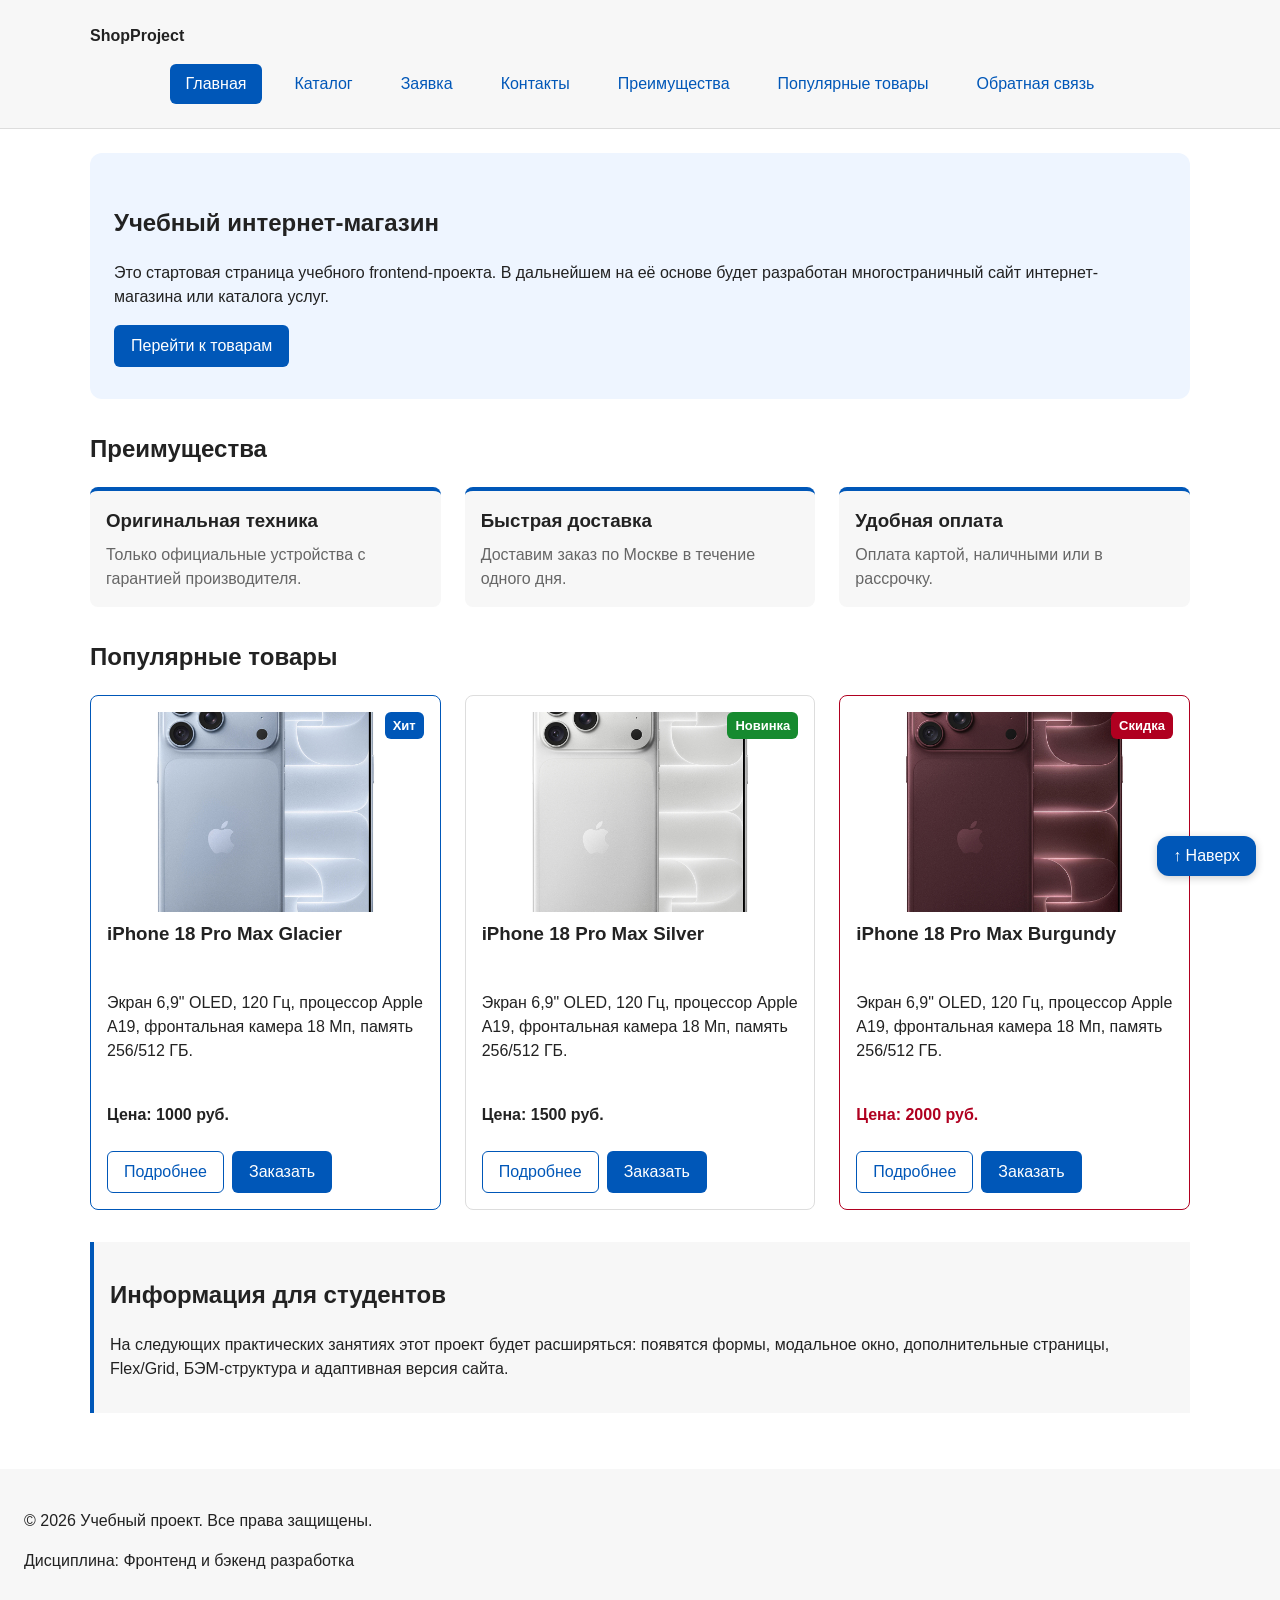
<file: index.html>
<!DOCTYPE html>
<html lang="ru">
<head>
  <meta charset="UTF-8">
  <meta name="viewport" content="width=device-width, initial-scale=1.0">
  <meta name="description" content="Главная страница учебного интернет-магазина: популярные товары и форма заявки.">
  <title>Учебный интернет-магазин</title>
  <link rel="stylesheet" href="css/style.css">
  <script src="js/main.js" defer></script>
  <meta property="og:type" content="website">
  <meta property="og:title" content="Учебный интернет-магазин">
  <meta property="og:description" content="Учебный frontend-проект интернет-магазина.">
  <meta property="og:image" content="https://shrkch.github.io/kr1-html-css-shop/images/preview.jpg">
</head>
<body>
  <header class="site-header" id="top">
    <div class="site-header__inner">
      <a class="site-header__logo" href="index.html">ShopProject</a>

      <nav class="site-nav" aria-label="Основная навигация">
        <ul class="site-nav__list">
          <li class="site-nav__item"><a class="site-nav__link site-nav__link--active" href="index.html" aria-current="page">Главная</a></li>
          <li class="site-nav__item"><a class="site-nav__link" href="catalog.html">Каталог</a></li>
          <li class="site-nav__item"><a class="site-nav__link" href="order.html">Заявка</a></li>
          <li class="site-nav__item"><a class="site-nav__link" href="contacts.html">Контакты</a></li>
          <li class="site-nav__item"><a class="site-nav__link" href="index.html#advantages">Преимущества</a></li>
          <li class="site-nav__item"><a class="site-nav__link" href="index.html#popular">Популярные товары</a></li>
          <li class="site-nav__item"><a class="site-nav__link" href="index.html#contacts">Обратная связь</a></li>
        </ul>
      </nav>
    </div>
  </header>

  <main>
    <p class="success-message" id="success-message" role="status" hidden>
      Форма успешно отправлена!
    </p>

    <section class="hero">
      <h1 class="hero__title">Учебный интернет-магазин</h1>
      <p class="hero__text">
        Это стартовая страница учебного frontend-проекта.
        В дальнейшем на её основе будет разработан многостраничный сайт
        интернет-магазина или каталога услуг.
      </p>
      <a class="button button--primary hero__button" href="#popular">Перейти к товарам</a>
    </section>

    <section class="section" id="advantages">
      <h2 class="section__title">Преимущества</h2>

      <ul class="advantages">
        <li class="advantages__item">
          <h3 class="advantages__title">Оригинальная техника</h3>
          <p class="advantages__text">Только официальные устройства с гарантией производителя.</p>
        </li>
        <li class="advantages__item">
          <h3 class="advantages__title">Быстрая доставка</h3>
          <p class="advantages__text">Доставим заказ по Москве в течение одного дня.</p>
        </li>
        <li class="advantages__item">
          <h3 class="advantages__title">Удобная оплата</h3>
          <p class="advantages__text">Оплата картой, наличными или в рассрочку.</p>
        </li>
      </ul>
    </section>

    <section class="section" id="popular">
      <h2 class="section__title">Популярные товары</h2>

      <div class="products-grid">
        <article class="product-card product-card--featured">
          <span class="product-card__badge">Хит</span>
          <img class="product-card__image" src="images/product1.jpg" alt="iPhone 18 Pro Max Glacier">
          <h3 class="product-card__title">iPhone 18 Pro Max Glacier</h3>
          <p class="product-card__description">Экран 6,9" OLED, 120 Гц, процессор Apple A19, фронтальная камера 18 Мп, память 256/512 ГБ.</p>
          <p class="product-card__price">Цена: 1000 руб.</p>
          <div class="product-card__actions">
            <a class="button button--secondary" href="product.html">Подробнее</a>
            <button class="button button--primary product-card__button" type="button" data-product="iPhone 18 Pro Max Glacier">
              Заказать
            </button>
          </div>
        </article>

        <article class="product-card">
          <span class="product-card__badge product-card__badge--new">Новинка</span>
          <img class="product-card__image" src="images/product2.jpg" alt="iPhone 18 Pro Max Silver">
          <h3 class="product-card__title">iPhone 18 Pro Max Silver</h3>
          <p class="product-card__description">Экран 6,9" OLED, 120 Гц, процессор Apple A19, фронтальная камера 18 Мп, память 256/512 ГБ.</p>
          <p class="product-card__price">Цена: 1500 руб.</p>
          <div class="product-card__actions">
            <a class="button button--secondary" href="product.html">Подробнее</a>
            <button class="button button--primary product-card__button" type="button" data-product="iPhone 18 Pro Max Silver">
              Заказать
            </button>
          </div>
        </article>

        <article class="product-card product-card--discount">
          <span class="product-card__badge">Скидка</span>
          <img class="product-card__image" src="images/product3.jpg" alt="iPhone 18 Pro Max Burgundy">
          <h3 class="product-card__title">iPhone 18 Pro Max Burgundy</h3>
          <p class="product-card__description">Экран 6,9" OLED, 120 Гц, процессор Apple A19, фронтальная камера 18 Мп, память 256/512 ГБ.</p>
          <p class="product-card__price">Цена: 2000 руб.</p>
          <div class="product-card__actions">
            <a class="button button--secondary" href="product.html">Подробнее</a>
            <button class="button button--primary product-card__button" type="button" data-product="iPhone 18 Pro Max Burgundy">
              Заказать
            </button>
          </div>
        </article>
      </div>
    </section>

    <aside class="info-note">
      <h2 class="info-note__title">Информация для студентов</h2>
      <p class="info-note__text">
        На следующих практических занятиях этот проект будет расширяться:
        появятся формы, модальное окно, дополнительные страницы, Flex/Grid,
        БЭМ-структура и адаптивная версия сайта.
      </p>
    </aside>
  </main>

  <footer class="site-footer" id="contacts">
    <p class="site-footer__text">&copy; 2026 Учебный проект. Все права защищены.</p>
    <p class="site-footer__text">Дисциплина: Фронтенд и бэкенд разработка</p>
  </footer>

  <a class="to-top" href="#top" aria-label="Наверх">↑ Наверх</a>

  <dialog class="order-dialog" id="order-dialog" aria-labelledby="order-dialog-title">
    <h2 class="order-dialog__title" id="order-dialog-title">Оформление заявки</h2>

    <form class="order-form" id="order-form" action="#" method="post" novalidate>
      <input id="selected-product" name="selected-product" type="hidden">

      <div class="order-form__field">
        <label class="order-form__label" for="order-name">Имя</label>
        <input
          class="order-form__input"
          id="order-name"
          name="name"
          type="text"
          placeholder="Введите ваше имя"
          minlength="2"
          autocomplete="given-name"
          required
        >
      </div>

      <div class="order-form__field">
        <label class="order-form__label" for="order-email">E-mail</label>
        <input
          class="order-form__input"
          id="order-email"
          name="email"
          type="email"
          placeholder="example@mail.ru"
          autocomplete="email"
          required
        >
      </div>

      <div class="order-form__field">
        <label class="order-form__label" for="order-phone">Телефон</label>
        <input
          class="order-form__input"
          id="order-phone"
          name="phone"
          type="tel"
          inputmode="tel"
          placeholder="+7 (900) 000-00-00"
          pattern="^\+7 \(\d{3}\) \d{3}-\d{2}-\d{2}$"
          aria-describedby="order-phone-hint"
          required
        >
        <small class="order-form__hint" id="order-phone-hint">Формат: +7 (900) 000-00-00</small>
      </div>

      <div class="order-form__field">
        <label class="order-form__label" for="order-date">Дата связи</label>
        <input
          class="order-form__input"
          id="order-date"
          name="date"
          type="date"
        >
      </div>

      <div class="order-form__field">
        <label class="order-form__label" for="order-topic">Тема заявки</label>
        <select class="order-form__select" id="order-topic" name="topic" required>
          <option value="">Выберите тему</option>
          <option value="product">Заказ товара</option>
          <option value="consultation">Консультация</option>
          <option value="delivery">Доставка</option>
        </select>
      </div>

      <div class="order-form__field">
        <label class="order-form__label" for="order-comment">Комментарий</label>
        <textarea
          class="order-form__textarea"
          id="order-comment"
          name="comment"
          rows="4"
          placeholder="Укажите дополнительную информацию"
        ></textarea>
      </div>

      <div class="order-form__field order-form__field--checkbox">
        <label class="order-form__checkbox-label">
          <input
            class="order-form__checkbox"
            id="order-agreement"
            name="agreement"
            type="checkbox"
            required
          >
          Я согласен на обработку данных
        </label>
      </div>

      <div class="order-form__actions">
        <button class="button button--secondary" type="button" id="close-order-dialog">Закрыть</button>
        <button class="button button--primary" type="submit">Отправить заявку</button>
      </div>
    </form>
  </dialog>

</body>
</html>
</file>
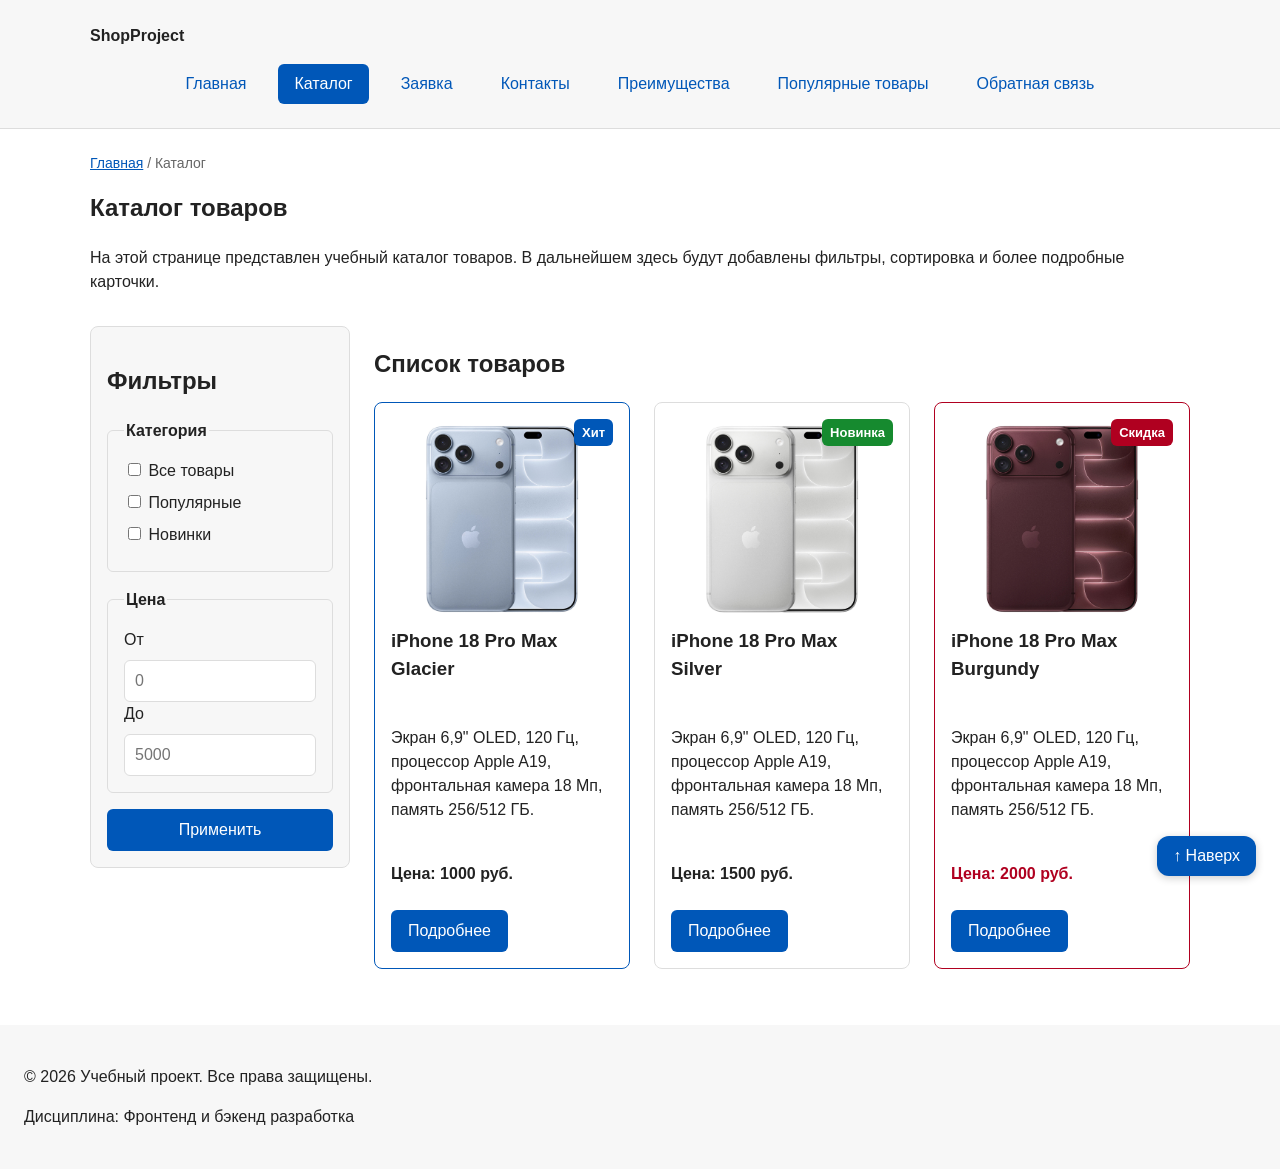
<file: catalog.html>
<!DOCTYPE html>
<html lang="ru">
<head>
  <meta charset="UTF-8">
  <meta name="viewport" content="width=device-width, initial-scale=1.0">
  <meta name="description" content="Каталог товаров учебного интернет-магазина.">
  <meta property="og:type" content="website">
  <meta property="og:title" content="Учебный интернет-магазин">
  <meta property="og:description" content="Учебный frontend-проект интернет-магазина.">
  <meta property="og:image" content="https://shrkch.github.io/kr1-html-css-shop/images/preview.jpg">
  <title>Каталог товаров — Учебный интернет-магазин</title>
  <link rel="stylesheet" href="css/style.css">
</head>
<body>
  <header class="site-header" id="top">
    <div class="site-header__inner">
      <a class="site-header__logo" href="index.html">ShopProject</a>

      <nav class="site-nav" aria-label="Основная навигация">
        <ul class="site-nav__list">
          <li class="site-nav__item"><a class="site-nav__link" href="index.html">Главная</a></li>
          <li class="site-nav__item"><a class="site-nav__link site-nav__link--active" href="catalog.html" aria-current="page">Каталог</a></li>
          <li class="site-nav__item"><a class="site-nav__link" href="order.html">Заявка</a></li>
          <li class="site-nav__item"><a class="site-nav__link" href="contacts.html">Контакты</a></li>
          <li class="site-nav__item"><a class="site-nav__link" href="index.html#advantages">Преимущества</a></li>
          <li class="site-nav__item"><a class="site-nav__link" href="index.html#popular">Популярные товары</a></li>
          <li class="site-nav__item"><a class="site-nav__link" href="index.html#contacts">Обратная связь</a></li>
        </ul>
      </nav>
    </div>
  </header>

  <main>
    <nav class="breadcrumbs" aria-label="Хлебные крошки">
      <a class="breadcrumbs__link" href="index.html">Главная</a>
      <span class="breadcrumbs__current" aria-current="page">Каталог</span>
    </nav>

    <section class="section">
      <h1 class="section__title">Каталог товаров</h1>
      <p class="section__text">
        На этой странице представлен учебный каталог товаров.
        В дальнейшем здесь будут добавлены фильтры, сортировка и более
        подробные карточки.
      </p>
    </section>

    <section class="catalog-layout">
      <aside class="catalog-filters catalog-layout__filters">
        <h2 class="catalog-filters__title">Фильтры</h2>

        <form class="filters-form" action="#" method="get">
          <fieldset class="filters-form__group">
            <legend class="filters-form__legend">Категория</legend>

            <label class="filters-form__label">
              <input class="filters-form__checkbox" type="checkbox" name="category" value="all">
              Все товары
            </label>

            <label class="filters-form__label">
              <input class="filters-form__checkbox" type="checkbox" name="category" value="popular">
              Популярные
            </label>

            <label class="filters-form__label">
              <input class="filters-form__checkbox" type="checkbox" name="category" value="new">
              Новинки
            </label>
          </fieldset>

          <fieldset class="filters-form__group">
            <legend class="filters-form__legend">Цена</legend>

            <label class="filters-form__label" for="price-from">От</label>
            <input class="filters-form__input" id="price-from" name="price-from" type="number" min="0" placeholder="0">

            <label class="filters-form__label" for="price-to">До</label>
            <input class="filters-form__input" id="price-to" name="price-to" type="number" min="0" placeholder="5000">
          </fieldset>

          <button class="button button--primary filters-form__button" type="submit">Применить</button>
        </form>
      </aside>

      <section class="catalog-layout__products">
        <h2 class="catalog-layout__title">Список товаров</h2>

        <div class="products-grid">
          <article class="product-card product-card--featured">
            <span class="product-card__badge">Хит</span>
            <img class="product-card__image" src="images/product1.jpg" alt="iPhone 18 Pro Max Glacier">
            <h3 class="product-card__title">iPhone 18 Pro Max Glacier</h3>
            <p class="product-card__description">Экран 6,9" OLED, 120 Гц, процессор Apple A19, фронтальная камера 18 Мп, память 256/512 ГБ.</p>
            <p class="product-card__price">Цена: 1000 руб.</p>
            <a class="button button--primary product-card__link" href="product.html">Подробнее</a>
          </article>

          <article class="product-card">
            <span class="product-card__badge product-card__badge--new">Новинка</span>
            <img class="product-card__image" src="images/product2.jpg" alt="iPhone 18 Pro Max Silver">
            <h3 class="product-card__title">iPhone 18 Pro Max Silver</h3>
            <p class="product-card__description">Экран 6,9" OLED, 120 Гц, процессор Apple A19, фронтальная камера 18 Мп, память 256/512 ГБ.</p>
            <p class="product-card__price">Цена: 1500 руб.</p>
            <a class="button button--primary product-card__link" href="product.html">Подробнее</a>
          </article>

          <article class="product-card product-card--discount">
            <span class="product-card__badge">Скидка</span>
            <img class="product-card__image" src="images/product3.jpg" alt="iPhone 18 Pro Max Burgundy">
            <h3 class="product-card__title">iPhone 18 Pro Max Burgundy</h3>
            <p class="product-card__description">Экран 6,9" OLED, 120 Гц, процессор Apple A19, фронтальная камера 18 Мп, память 256/512 ГБ.</p>
            <p class="product-card__price">Цена: 2000 руб.</p>
            <a class="button button--primary product-card__link" href="product.html">Подробнее</a>
          </article>
        </div>
      </section>
    </section>
  </main>

  <footer class="site-footer">
    <p class="site-footer__text">&copy; 2026 Учебный проект. Все права защищены.</p>
    <p class="site-footer__text">Дисциплина: Фронтенд и бэкенд разработка</p>
  </footer>

  <a class="to-top" href="#top" aria-label="Наверх">↑ Наверх</a>
</body>
</html>
</file>
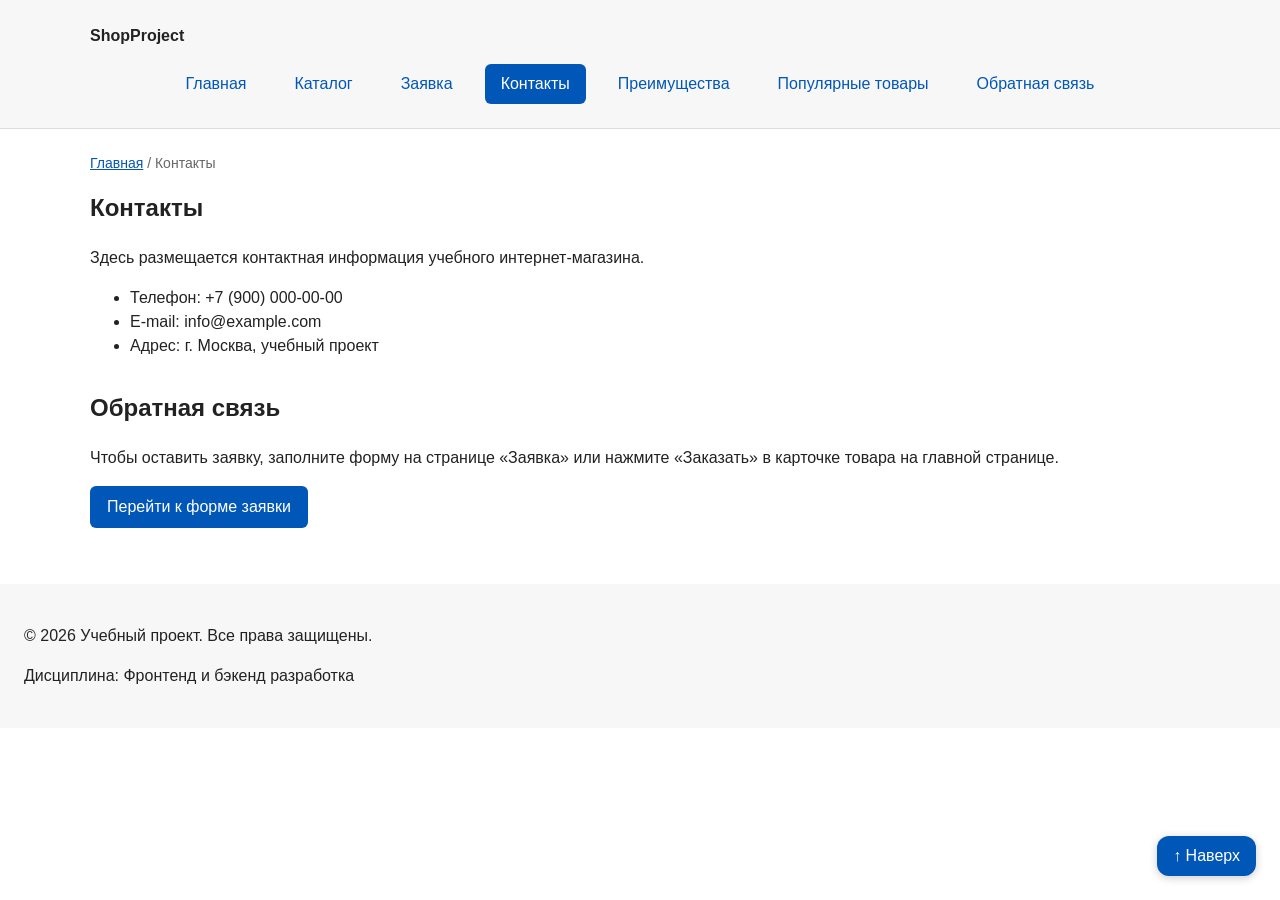
<file: contacts.html>
<!DOCTYPE html>
<html lang="ru">
<head>
  <meta charset="UTF-8">
  <meta name="viewport" content="width=device-width, initial-scale=1.0">
  <meta name="description" content="Контактная информация учебного интернет-магазина.">
  <title>Контакты — Учебный интернет-магазин</title>
  <link rel="stylesheet" href="css/style.css">
  <meta property="og:type" content="website">
  <meta property="og:title" content="Учебный интернет-магазин">
  <meta property="og:description" content="Учебный frontend-проект интернет-магазина.">
  <meta property="og:image" content="https://shrkch.github.io/kr1-html-css-shop/images/preview.jpg">
</head>
<body>
  <header class="site-header" id="top">
    <div class="site-header__inner">
      <a class="site-header__logo" href="index.html">ShopProject</a>

      <nav class="site-nav" aria-label="Основная навигация">
        <ul class="site-nav__list">
          <li class="site-nav__item"><a class="site-nav__link" href="index.html">Главная</a></li>
          <li class="site-nav__item"><a class="site-nav__link" href="catalog.html">Каталог</a></li>
          <li class="site-nav__item"><a class="site-nav__link" href="order.html">Заявка</a></li>
          <li class="site-nav__item"><a class="site-nav__link site-nav__link--active" href="contacts.html" aria-current="page">Контакты</a></li>
          <li class="site-nav__item"><a class="site-nav__link" href="index.html#advantages">Преимущества</a></li>
          <li class="site-nav__item"><a class="site-nav__link" href="index.html#popular">Популярные товары</a></li>
          <li class="site-nav__item"><a class="site-nav__link" href="index.html#contacts">Обратная связь</a></li>
        </ul>
      </nav>
    </div>
  </header>

  <main>
    <nav class="breadcrumbs" aria-label="Хлебные крошки">
      <a class="breadcrumbs__link" href="index.html">Главная</a>
      <span class="breadcrumbs__current" aria-current="page">Контакты</span>
    </nav>

    <section class="section">
      <h1 class="section__title">Контакты</h1>
      <p class="section__text">
        Здесь размещается контактная информация учебного интернет-магазина.
      </p>

      <ul class="contacts-list">
        <li class="contacts-list__item">Телефон: +7 (900) 000-00-00</li>
        <li class="contacts-list__item">E-mail: info@example.com</li>
        <li class="contacts-list__item">Адрес: г. Москва, учебный проект</li>
      </ul>
    </section>

    <section class="section" id="feedback">
      <h2 class="section__title">Обратная связь</h2>
      <p class="section__text">
        Чтобы оставить заявку, заполните форму на странице «Заявка» или нажмите
        «Заказать» в карточке товара на главной странице.
      </p>
      <a class="button button--primary" href="order.html">Перейти к форме заявки</a>
    </section>
  </main>

  <footer class="site-footer">
    <p class="site-footer__text">&copy; 2026 Учебный проект. Все права защищены.</p>
    <p class="site-footer__text">Дисциплина: Фронтенд и бэкенд разработка</p>
  </footer>

  <a class="to-top" href="#top" aria-label="Наверх">↑ Наверх</a>
</body>
</html>
</file>
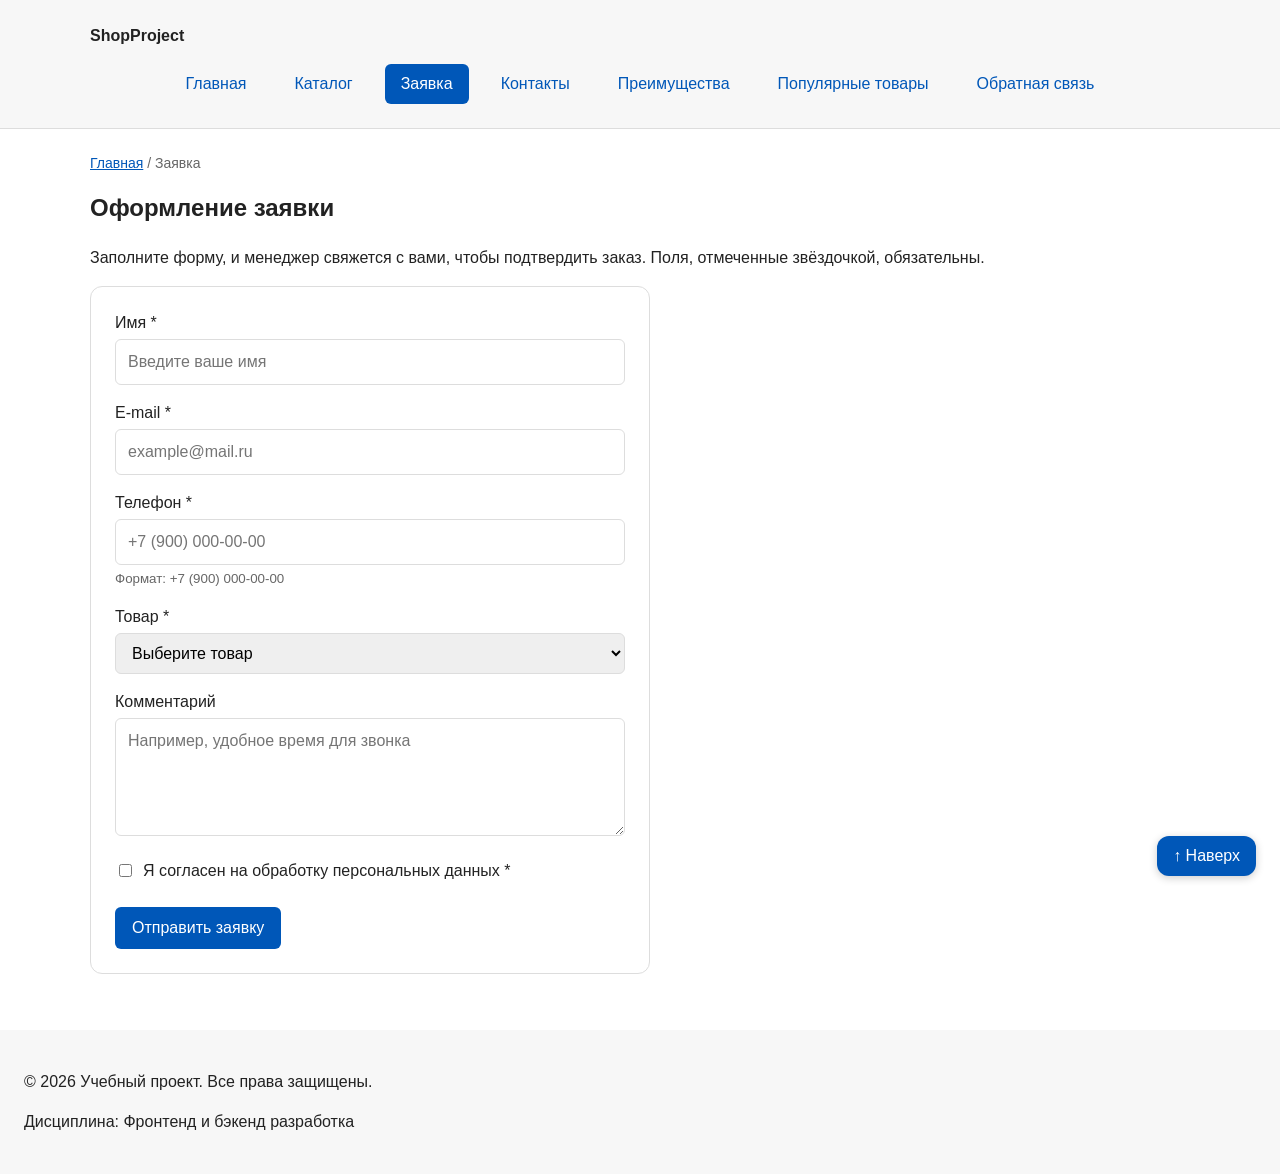
<file: order.html>
<!DOCTYPE html>
<html lang="ru">
<head>
  <meta charset="UTF-8">
  <meta name="viewport" content="width=device-width, initial-scale=1.0">
  <meta name="description" content="Оформление заявки на товар в учебном интернет-магазине.">
  <title>Оформление заявки — Учебный интернет-магазин</title>
  <link rel="stylesheet" href="css/style.css">
  <script src="js/main.js" defer></script>
  <meta property="og:type" content="website">
  <meta property="og:title" content="Учебный интернет-магазин">
  <meta property="og:description" content="Учебный frontend-проект интернет-магазина.">
  <meta property="og:image" content="https://shrkch.github.io/kr1-html-css-shop/images/preview.jpg">
</head>
<body>
  <header class="site-header" id="top">
    <div class="site-header__inner">
      <a class="site-header__logo" href="index.html">ShopProject</a>

      <nav class="site-nav" aria-label="Основная навигация">
        <ul class="site-nav__list">
          <li class="site-nav__item"><a class="site-nav__link" href="index.html">Главная</a></li>
          <li class="site-nav__item"><a class="site-nav__link" href="catalog.html">Каталог</a></li>
          <li class="site-nav__item"><a class="site-nav__link site-nav__link--active" href="order.html" aria-current="page">Заявка</a></li>
          <li class="site-nav__item"><a class="site-nav__link" href="contacts.html">Контакты</a></li>
          <li class="site-nav__item"><a class="site-nav__link" href="index.html#advantages">Преимущества</a></li>
          <li class="site-nav__item"><a class="site-nav__link" href="index.html#popular">Популярные товары</a></li>
          <li class="site-nav__item"><a class="site-nav__link" href="index.html#contacts">Обратная связь</a></li>
        </ul>
      </nav>
    </div>
  </header>

  <main>
    <nav class="breadcrumbs" aria-label="Хлебные крошки">
      <a class="breadcrumbs__link" href="index.html">Главная</a>
      <span class="breadcrumbs__current" aria-current="page">Заявка</span>
    </nav>

    <p class="success-message" id="success-message" role="status" hidden>
      Заявка успешно отправлена! Мы свяжемся с вами в ближайшее время.
    </p>

    <section class="section order-page">
      <h1 class="section__title">Оформление заявки</h1>
      <p class="section__text">
        Заполните форму, и менеджер свяжется с вами, чтобы подтвердить заказ.
        Поля, отмеченные звёздочкой, обязательны.
      </p>

      <form class="order-form order-page__form" id="order-form" action="#" method="post" novalidate>
        <div class="order-form__field">
          <label class="order-form__label" for="order-name">Имя *</label>
          <input
            class="order-form__input"
            id="order-name"
            name="name"
            type="text"
            placeholder="Введите ваше имя"
            minlength="2"
            autocomplete="given-name"
            required
          >
        </div>

        <div class="order-form__field">
          <label class="order-form__label" for="order-email">E-mail *</label>
          <input
            class="order-form__input"
            id="order-email"
            name="email"
            type="email"
            placeholder="example@mail.ru"
            autocomplete="email"
            required
          >
        </div>

        <div class="order-form__field">
          <label class="order-form__label" for="order-phone">Телефон *</label>
          <input
            class="order-form__input"
            id="order-phone"
            name="phone"
            type="tel"
            inputmode="tel"
            placeholder="+7 (900) 000-00-00"
            pattern="^\+7 \(\d{3}\) \d{3}-\d{2}-\d{2}$"
            aria-describedby="order-phone-hint"
            required
          >
          <small class="order-form__hint" id="order-phone-hint">Формат: +7 (900) 000-00-00</small>
        </div>

        <div class="order-form__field">
          <label class="order-form__label" for="order-product">Товар *</label>
          <select class="order-form__select" id="order-product" name="product" required>
            <option value="">Выберите товар</option>
            <option value="iphone-18-pro-max-glacier">iPhone 18 Pro Max Glacier</option>
            <option value="iphone-18-pro-max-silver">iPhone 18 Pro Max Silver</option>
            <option value="iphone-18-pro-max-burgundy">iPhone 18 Pro Max Burgundy</option>
          </select>
        </div>

        <div class="order-form__field">
          <label class="order-form__label" for="order-comment">Комментарий</label>
          <textarea
            class="order-form__textarea"
            id="order-comment"
            name="comment"
            rows="4"
            placeholder="Например, удобное время для звонка"
          ></textarea>
        </div>

        <div class="order-form__field order-form__field--checkbox">
          <label class="order-form__checkbox-label">
            <input
              class="order-form__checkbox"
              id="order-agreement"
              name="agreement"
              type="checkbox"
              required
            >
            Я согласен на обработку персональных данных *
          </label>
        </div>

        <div class="order-form__actions">
          <button class="button button--primary" type="submit">Отправить заявку</button>
        </div>
      </form>
    </section>
  </main>

  <footer class="site-footer">
    <p class="site-footer__text">&copy; 2026 Учебный проект. Все права защищены.</p>
    <p class="site-footer__text">Дисциплина: Фронтенд и бэкенд разработка</p>
  </footer>

  <a class="to-top" href="#top" aria-label="Наверх">↑ Наверх</a>
</body>
</html>
</file>
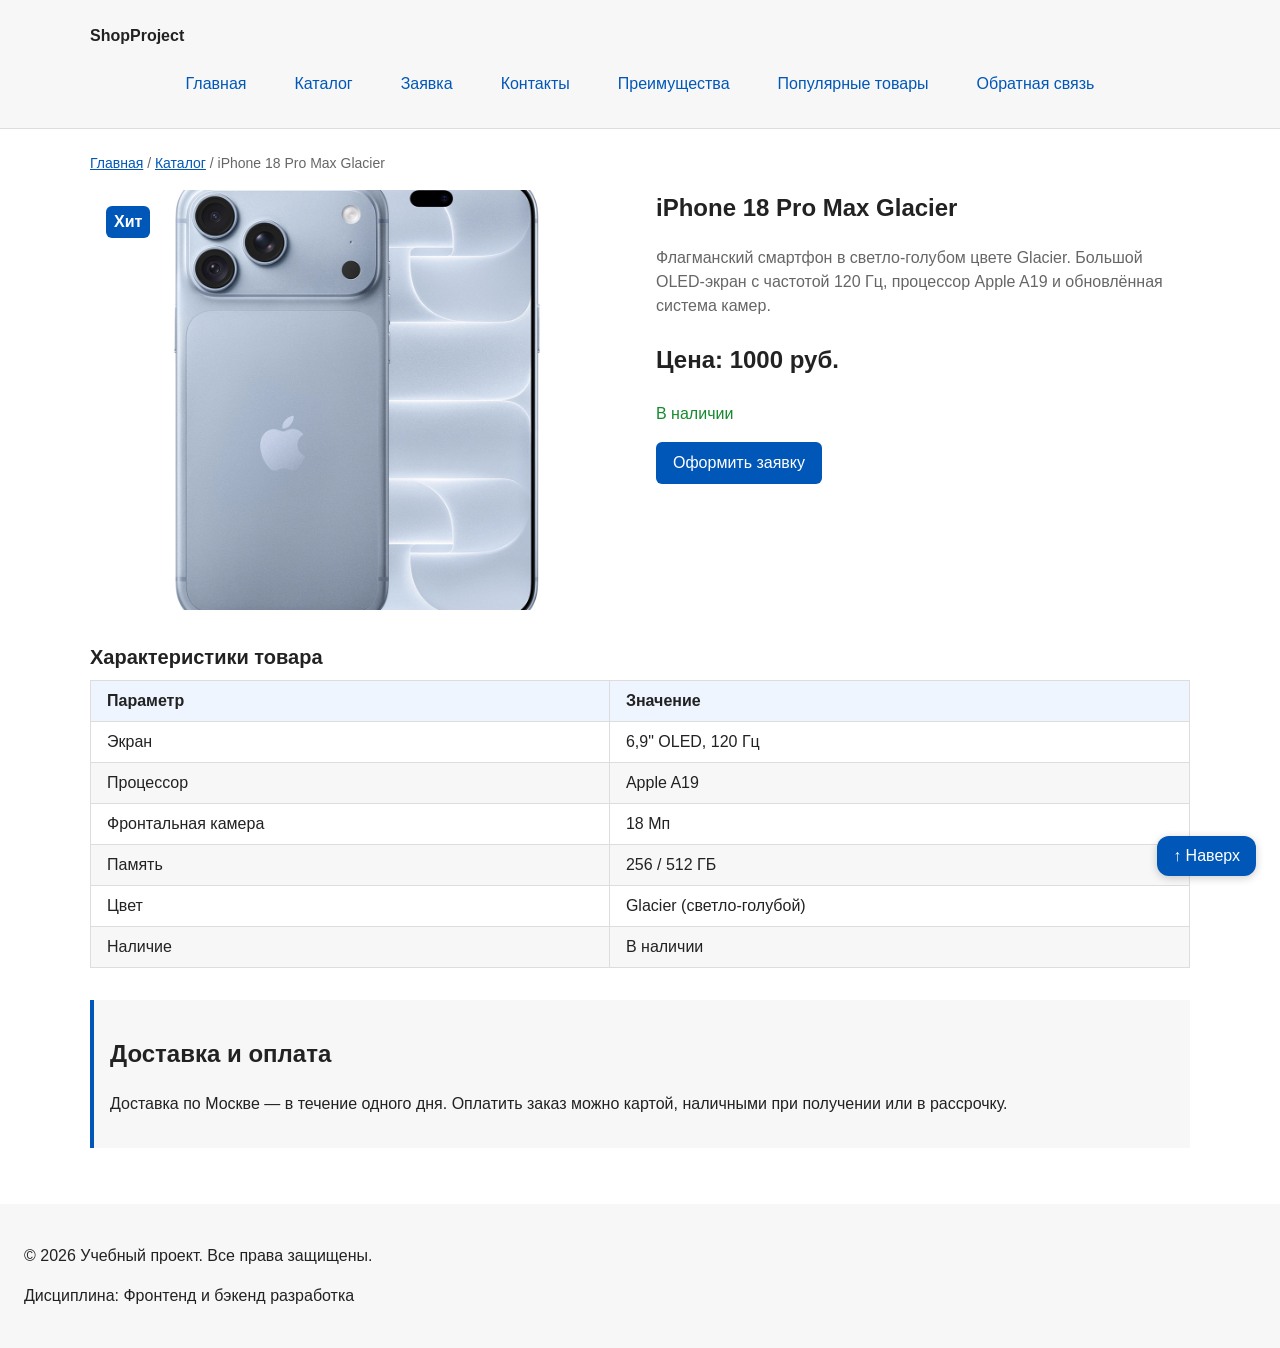
<file: product.html>
<!DOCTYPE html>
<html lang="ru">
<head>
  <meta charset="UTF-8">
  <meta name="viewport" content="width=device-width, initial-scale=1.0">
  <meta name="description" content="iPhone 18 Pro Max Glacier: описание, характеристики и цена в учебном интернет-магазине.">
  <title>iPhone 18 Pro Max Glacier — Учебный интернет-магазин</title>
  <link rel="stylesheet" href="css/style.css">
  <meta property="og:type" content="website">
  <meta property="og:title" content="Учебный интернет-магазин">
  <meta property="og:description" content="Учебный frontend-проект интернет-магазина.">
  <meta property="og:image" content="https://shrkch.github.io/kr1-html-css-shop/images/preview.jpg">
</head>
<body>
  <header class="site-header" id="top">
    <div class="site-header__inner">
      <a class="site-header__logo" href="index.html">ShopProject</a>

      <nav class="site-nav" aria-label="Основная навигация">
        <ul class="site-nav__list">
          <li class="site-nav__item"><a class="site-nav__link" href="index.html">Главная</a></li>
          <li class="site-nav__item"><a class="site-nav__link" href="catalog.html">Каталог</a></li>
          <li class="site-nav__item"><a class="site-nav__link" href="order.html">Заявка</a></li>
          <li class="site-nav__item"><a class="site-nav__link" href="contacts.html">Контакты</a></li>
          <li class="site-nav__item"><a class="site-nav__link" href="index.html#advantages">Преимущества</a></li>
          <li class="site-nav__item"><a class="site-nav__link" href="index.html#popular">Популярные товары</a></li>
          <li class="site-nav__item"><a class="site-nav__link" href="index.html#contacts">Обратная связь</a></li>
        </ul>
      </nav>
    </div>
  </header>

  <main>
    <nav class="breadcrumbs" aria-label="Хлебные крошки">
      <a class="breadcrumbs__link" href="index.html">Главная</a>
      <span class="breadcrumbs__separator" aria-hidden="true">/</span>
      <a class="breadcrumbs__link" href="catalog.html">Каталог</a>
      <span class="breadcrumbs__current" aria-current="page">iPhone 18 Pro Max Glacier</span>
    </nav>

    <article class="product">
      <div class="product__gallery">
        <span class="product__badge">Хит</span>
        <img class="product__image" src="images/product1.jpg" alt="iPhone 18 Pro Max Glacier">
      </div>

      <div class="product__info">
        <h1 class="product__title">iPhone 18 Pro Max Glacier</h1>
        <p class="product__description">
          Флагманский смартфон в светло-голубом цвете Glacier. Большой OLED-экран
          с частотой 120 Гц, процессор Apple A19 и обновлённая система камер.
        </p>
        <p class="product__price">Цена: 1000 руб.</p>
        <p class="product__stock">В наличии</p>
        <a class="button button--primary product__button" href="order.html">Оформить заявку</a>
      </div>
    </article>

    <section class="section">
      <table class="product-table">
        <caption class="product-table__caption">Характеристики товара</caption>
        <thead>
          <tr>
            <th class="product-table__head" scope="col">Параметр</th>
            <th class="product-table__head" scope="col">Значение</th>
          </tr>
        </thead>
        <tbody>
          <tr class="product-table__row">
            <td class="product-table__cell">Экран</td>
            <td class="product-table__cell">6,9" OLED, 120 Гц</td>
          </tr>
          <tr class="product-table__row">
            <td class="product-table__cell">Процессор</td>
            <td class="product-table__cell">Apple A19</td>
          </tr>
          <tr class="product-table__row">
            <td class="product-table__cell">Фронтальная камера</td>
            <td class="product-table__cell">18 Мп</td>
          </tr>
          <tr class="product-table__row">
            <td class="product-table__cell">Память</td>
            <td class="product-table__cell">256 / 512 ГБ</td>
          </tr>
          <tr class="product-table__row">
            <td class="product-table__cell">Цвет</td>
            <td class="product-table__cell">Glacier (светло-голубой)</td>
          </tr>
          <tr class="product-table__row">
            <td class="product-table__cell">Наличие</td>
            <td class="product-table__cell">В наличии</td>
          </tr>
        </tbody>
      </table>
    </section>

    <aside class="info-note">
      <h2 class="info-note__title">Доставка и оплата</h2>
      <p class="info-note__text">
        Доставка по Москве — в течение одного дня. Оплатить заказ можно картой,
        наличными при получении или в рассрочку.
      </p>
    </aside>
  </main>

  <footer class="site-footer">
    <p class="site-footer__text">&copy; 2026 Учебный проект. Все права защищены.</p>
    <p class="site-footer__text">Дисциплина: Фронтенд и бэкенд разработка</p>
  </footer>

  <a class="to-top" href="#top" aria-label="Наверх">↑ Наверх</a>
</body>
</html>
</file>
<file: css/style.css>
/* ===============================
   1. Переменные проекта
   =============================== */

:root {
  /* Основные цвета проекта */
  --color-bg: #ffffff;
  --color-text: #222222;
  --color-muted: #666666;
  --color-primary: #0057b8;
  --color-primary-dark: #003f86;
  --color-border: #dddddd;
  --color-surface: #f7f7f7;
  --color-surface-accent: #eef5ff;
  --color-danger: #b00020;
  --color-success: #168a2f;
  --color-success-bg: #eefaf0;
  --color-white: #ffffff;
  --color-overlay: rgba(0, 0, 0, 0.5);

  /* Отступы */
  --space-xs: 4px;
  --space-sm: 8px;
  --space-md: 16px;
  --space-lg: 24px;
  --space-xl: 32px;

  /* Скругления */
  --radius-sm: 6px;
  --radius-md: 8px;
  --radius-lg: 12px;

  /* Размеры */
  --container-width: 1100px;
  --header-offset: 120px; /* высота липкой шапки + запас */

  /* Слои (z-index) */
  --z-header: 10;
  --z-to-top: 20;
}

/* ===============================
   2. Базовые стили
   Здесь допустимы селекторы по тегам:
   это общие настройки для всего сайта, а не компоненты.
   =============================== */

/* border-box: width включает content, padding и border */
* {
  box-sizing: border-box;
}

html {
  scroll-behavior: smooth;
}

body {
  margin: 0;
  font-family: Arial, sans-serif;
  line-height: 1.5;
  color: var(--color-text);
  background-color: var(--color-bg);
}

main {
  padding: var(--space-lg);
}

a {
  color: var(--color-primary);
}

a:hover {
  color: var(--color-primary-dark);
}

a:focus-visible {
  outline: 2px solid var(--color-primary);
  outline-offset: 3px;
}

/* Подсветка раздела, к которому перешли по якорной ссылке */
:target {
  outline: 2px dashed var(--color-primary);
  outline-offset: 4px;
}

/* Чтобы липкая шапка не закрывала раздел после перехода по якорю */
[id] {
  scroll-margin-top: var(--header-offset);
}

/* Подсветка ошибочных полей. Атрибут aria-invalid добавляет JavaScript */
[aria-invalid="true"] {
  border-color: var(--color-danger);
}

/* ===============================
   3. Блок button — кнопка
   =============================== */

.button {
  display: inline-block;
  padding: var(--space-sm) var(--space-md);
  border: 1px solid transparent;
  border-radius: var(--radius-sm);
  font: inherit;
  text-decoration: none;
  cursor: pointer;
}

.button--primary {
  color: var(--color-white);
  background-color: var(--color-primary);
}

.button--primary:hover {
  color: var(--color-white);
  background-color: var(--color-primary-dark);
}

.button--secondary {
  color: var(--color-primary);
  background-color: transparent;
  border-color: var(--color-primary);
}

.button--secondary:hover {
  color: var(--color-white);
  background-color: var(--color-primary);
}

.button:focus-visible {
  outline: 2px solid var(--color-primary);
  outline-offset: 3px;
}

.button:disabled,
.button--disabled {
  opacity: 0.6;
  cursor: not-allowed;
}

/* ===============================
   4. Блок site-header — шапка сайта
   =============================== */

/* sticky: шапка «прилипает» к верху окна при прокрутке */
.site-header {
  position: sticky;
  top: 0;
  z-index: var(--z-header);
  padding: var(--space-lg);
  background-color: var(--color-surface);
  border-bottom: 1px solid var(--color-border);
}

/* Шапка — цель ссылки «Наверх», рамка ей не нужна */
.site-header:target {
  outline: none;
}

.site-header__inner {
  max-width: var(--container-width);
  margin: 0 auto;
}

.site-header__logo {
  font-weight: 700;
  color: var(--color-text);
  text-decoration: none;
}

/* ===============================
   5. Блок site-nav — основная навигация
   =============================== */

.site-nav__list {
  display: flex;
  flex-wrap: wrap;
  justify-content: center;
  align-items: center;
  gap: var(--space-md);
  padding: 0;
  margin: var(--space-md) 0 0;
  list-style: none;
}

.site-nav__link {
  display: inline-block;
  padding: var(--space-sm) var(--space-md);
  color: var(--color-primary);
  text-decoration: none;
  border-radius: var(--radius-sm);
}

.site-nav__link:hover {
  color: var(--color-white);
  background-color: var(--color-primary);
}

.site-nav__link:focus-visible {
  outline: 2px solid var(--color-primary);
  outline-offset: 3px;
}

/* Модификатор: пункт меню текущей страницы */
.site-nav__link--active {
  color: var(--color-white);
  background-color: var(--color-primary);
}

/* ===============================
   6. Блок breadcrumbs — хлебные крошки
   =============================== */

.breadcrumbs {
  max-width: var(--container-width);
  margin: 0 auto var(--space-md);
  font-size: 14px;
  color: var(--color-muted);
}

.breadcrumbs__link {
  color: var(--color-primary);
}

.breadcrumbs__current::before {
  content: " / ";
  color: var(--color-muted);
}

.breadcrumbs__separator {
  color: var(--color-muted);
}

/* ===============================
   7. Блоки hero и section — разделы страницы
   =============================== */

.hero {
  max-width: var(--container-width);
  margin: 0 auto var(--space-xl);
  padding: var(--space-xl) var(--space-lg);
  background-color: var(--color-surface-accent);
  border-radius: var(--radius-lg);
}

.section {
  max-width: var(--container-width);
  margin: 0 auto var(--space-xl);
}

.section__title {
  margin-top: 0;
}

/* ===============================
   7.1. Блок advantages — преимущества магазина
   =============================== */

.advantages {
  display: grid;
  grid-template-columns: repeat(3, 1fr);
  gap: var(--space-lg);
  margin: 0;
  padding: 0;
  list-style: none;
}

.advantages__item {
  padding: var(--space-md);
  border-top: 4px solid var(--color-primary);
  border-radius: var(--radius-md);
  background-color: var(--color-surface);
}

.advantages__title {
  margin: 0 0 var(--space-sm);
}

.advantages__text {
  margin: 0;
  color: var(--color-muted);
}

/* ===============================
   8. Блок products-grid — сетка товаров
   Отвечает только за расположение карточек.
   =============================== */

.products-grid {
  display: grid;
  grid-template-columns: repeat(3, 1fr);
  gap: var(--space-lg);
}

/* ===============================
   9. Блок product-card — карточка товара
   =============================== */

/* relative: карточка — точка отсчёта для бейджа */
.product-card {
  position: relative;
  display: flex;
  flex-direction: column;
  gap: var(--space-sm);
  padding: var(--space-md);
  border: 1px solid var(--color-border);
  border-radius: var(--radius-md);
  background-color: var(--color-bg);
}

.product-card:hover {
  border-color: var(--color-primary);
}

/* Модификаторы карточки */
.product-card--featured {
  border-color: var(--color-primary);
}

.product-card--discount {
  border-color: var(--color-danger);
}

.product-card__image {
  display: block;
  width: 100%;
  height: 200px;
  object-fit: cover;
  border-radius: var(--radius-sm);
}

.product-card__title {
  margin-top: 0;
}

.product-card__price {
  font-weight: 700;
}

.product-card--discount .product-card__price {
  color: var(--color-danger);
}

/* absolute: бейдж в правом верхнем углу карточки */
.product-card__badge {
  position: absolute;
  top: var(--space-md);
  right: var(--space-md);
  padding: var(--space-xs) var(--space-sm);
  font-size: 13px;
  font-weight: 700;
  color: var(--color-white);
  background-color: var(--color-primary);
  border-radius: var(--radius-sm);
}

.product-card__badge--new {
  background-color: var(--color-success);
}

.product-card--discount .product-card__badge {
  background-color: var(--color-danger);
}

/* Кнопки/ссылка прижимаются к низу карточки */
.product-card__actions {
  display: flex;
  flex-wrap: wrap;
  gap: var(--space-sm);
  margin-top: auto;
}

.product-card__link {
  margin-top: auto;
  align-self: flex-start;
}

/* ===============================
   9.1. Блок product — страница товара
   =============================== */

.product {
  display: grid;
  grid-template-columns: 1fr 1fr;
  gap: var(--space-xl);
  max-width: var(--container-width);
  margin: 0 auto var(--space-xl);
}

.product__gallery {
  position: relative;
}

.product__badge {
  position: absolute;
  top: var(--space-md);
  left: var(--space-md);
  padding: var(--space-xs) var(--space-sm);
  font-weight: 700;
  color: var(--color-white);
  background-color: var(--color-primary);
  border-radius: var(--radius-sm);
}

.product__image {
  display: block;
  width: 100%;
  height: 420px;
  object-fit: cover;
  border-radius: var(--radius-lg);
}

.product__title {
  margin-top: 0;
}

.product__description {
  color: var(--color-muted);
}

.product__price {
  font-size: 24px;
  font-weight: 700;
}

.product__stock {
  color: var(--color-success);
}

/* ===============================
   9.2. Блок product-table — таблица характеристик
   =============================== */

.product-table {
  width: 100%;
  border-collapse: collapse;
}

.product-table__caption {
  margin-bottom: var(--space-sm);
  font-size: 20px;
  font-weight: 700;
  text-align: left;
}

.product-table__head,
.product-table__cell {
  padding: var(--space-sm) var(--space-md);
  border: 1px solid var(--color-border);
  text-align: left;
}

.product-table__head {
  background-color: var(--color-surface-accent);
}

.product-table__row:nth-child(even) {
  background-color: var(--color-surface);
}

/* ===============================
   10. Блок info-note — информационный блок
   =============================== */

.info-note {
  max-width: var(--container-width);
  margin: 0 auto var(--space-xl);
  padding: var(--space-md);
  border-left: 4px solid var(--color-primary);
  background-color: var(--color-surface);
}

/* ===============================
   11. Блок contacts-list — список контактов
   =============================== */

.contacts-list {
  margin: var(--space-md) 0;
}

/* ===============================
   12. Блок catalog-layout — макет страницы каталога
   =============================== */

.catalog-layout {
  display: grid;
  grid-template-columns: 260px 1fr;
  grid-template-areas: "filters products";
  gap: var(--space-lg);
  max-width: var(--container-width);
  margin: 0 auto var(--space-xl);
}

/* sticky: фильтр остаётся на экране при прокрутке списка товаров */
.catalog-layout__filters {
  grid-area: filters;
  position: sticky;
  top: var(--header-offset);
  align-self: start;
}

.catalog-layout__products {
  grid-area: products;
}

/* ===============================
   13. Блоки catalog-filters и filters-form — фильтры каталога
   =============================== */

.catalog-filters {
  padding: var(--space-md);
  border: 1px solid var(--color-border);
  border-radius: var(--radius-md);
  background-color: var(--color-surface);
}

.filters-form {
  display: grid;
  gap: var(--space-md);
}

.filters-form__group {
  margin: 0;
  padding: var(--space-md);
  border: 1px solid var(--color-border);
  border-radius: var(--radius-sm);
}

.filters-form__legend {
  font-weight: 700;
}

.filters-form__label {
  display: block;
  margin-bottom: var(--space-sm);
}

.filters-form__input {
  width: 100%;
  padding: var(--space-sm) 10px;
  border: 1px solid var(--color-border);
  border-radius: var(--radius-sm);
  font: inherit;
}

/* ===============================
   14. Блок order-dialog — модальное окно
   =============================== */

.order-dialog {
  width: min(100% - 32px, 560px);
  padding: var(--space-lg);
  border: none;
  border-radius: var(--radius-lg);
}

.order-dialog::backdrop {
  background-color: var(--color-overlay);
}

.order-dialog__title {
  margin-top: 0;
}

/* ===============================
   15. Блок order-form — форма заявки
   =============================== */

.order-form__field {
  margin-bottom: var(--space-md);
}

.order-form__label {
  display: block;
  margin-bottom: var(--space-xs);
}

.order-form__input,
.order-form__select,
.order-form__textarea {
  width: 100%;
  padding: 10px 12px;
  border: 1px solid var(--color-border);
  border-radius: var(--radius-sm);
  font: inherit;
}

.order-form__input:hover,
.order-form__select:hover,
.order-form__textarea:hover {
  border-color: var(--color-primary);
}

.order-form__input:focus-visible,
.order-form__select:focus-visible,
.order-form__textarea:focus-visible,
.order-form__checkbox:focus-visible {
  outline: 2px solid var(--color-primary);
  outline-offset: 3px;
}

.order-form__hint {
  display: block;
  margin-top: var(--space-xs);
  color: var(--color-muted);
}

.order-form__checkbox-label {
  display: flex;
  align-items: center;
  gap: var(--space-sm);
  cursor: pointer;
}

.order-form__actions {
  display: flex;
  gap: var(--space-md);
  margin-top: var(--space-lg);
}

/* Форма на отдельной странице order.html */
.order-page__form {
  max-width: 560px;
  padding: var(--space-lg);
  border: 1px solid var(--color-border);
  border-radius: var(--radius-lg);
}

/* ===============================
   16. Блок success-message — сообщение об отправке
   =============================== */

.success-message {
  max-width: var(--container-width);
  margin: var(--space-lg) auto;
  padding: var(--space-md);
  border-left: 4px solid var(--color-success);
  background-color: var(--color-success-bg);
}

/* ===============================
   17. Блок site-footer — подвал сайта
   =============================== */

.site-footer {
  padding: var(--space-lg);
  background-color: var(--color-surface);
}

/* ===============================
   18. Блок to-top — кнопка «Наверх»
   fixed: кнопка закреплена в углу окна и не прокручивается
   =============================== */

.to-top {
  position: fixed;
  right: var(--space-lg);
  bottom: var(--space-lg);
  z-index: var(--z-to-top);
  padding: var(--space-sm) var(--space-md);
  color: var(--color-white);
  text-decoration: none;
  background-color: var(--color-primary);
  border-radius: var(--radius-lg);
  box-shadow: 0 2px 8px rgba(0, 0, 0, 0.2);
}

.to-top:hover {
  color: var(--color-white);
  background-color: var(--color-primary-dark);
}

.to-top:focus-visible {
  outline: 2px solid var(--color-primary);
  outline-offset: 3px;
}
</file>
